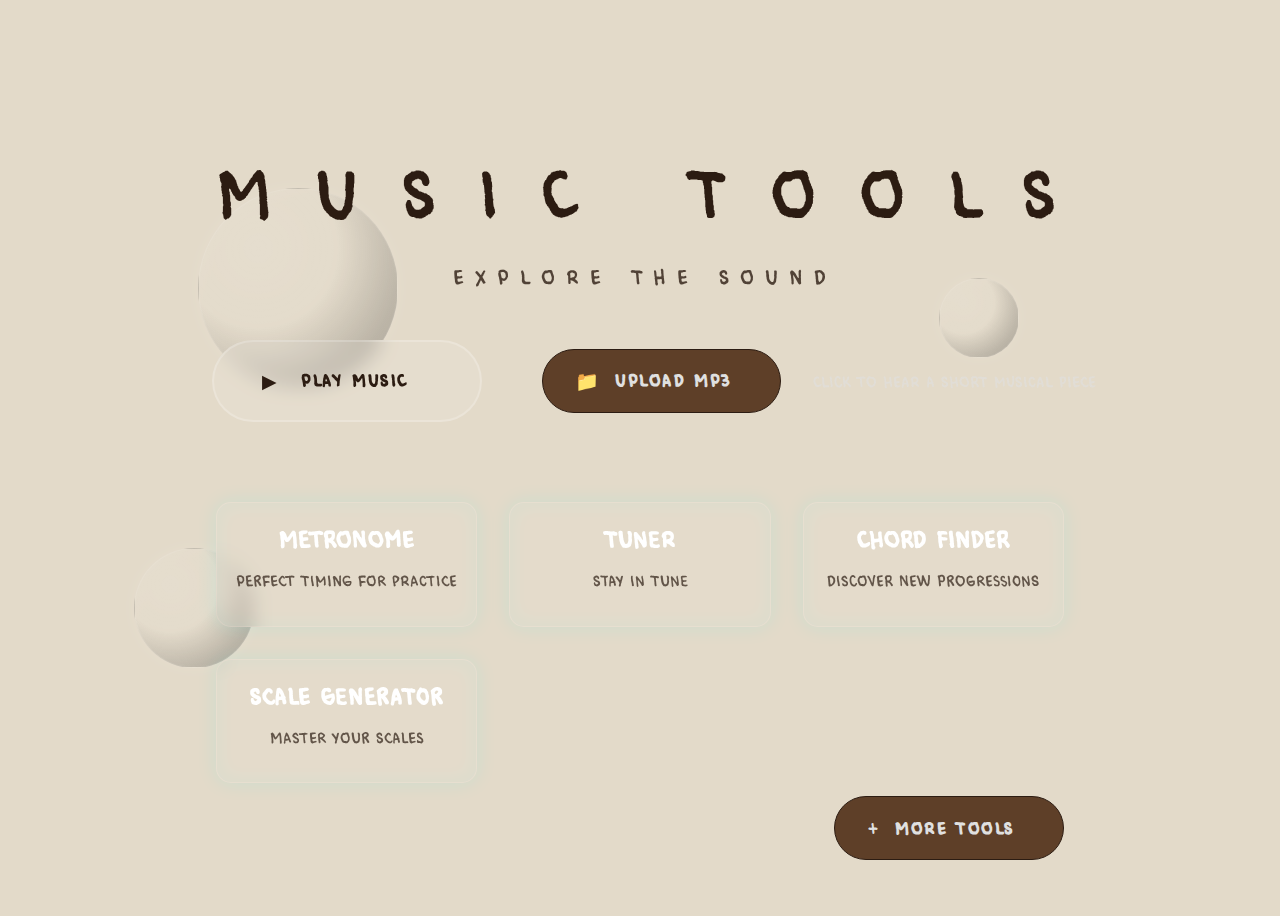
<file: index.html>
<!DOCTYPE html>
<html lang="en">
<head>
    <meta charset="UTF-8">
    <meta name="viewport" content="width=device-width, initial-scale=1.0">
    <title>Music Tools Library</title>
    <link rel="stylesheet" href="styles.css">
    <link href="https://fonts.googleapis.com/css2?family=Inter:wght@300;400;600;700&display=swap" rel="stylesheet">
</head>
<body>
    <!-- 粒子系统容器 - 用于显示动态粒子背景 -->
    <div id="particles-container"></div>
    
    <!-- 音频可视化容器 - 用于显示频谱和波形 -->
    <div id="audio-visualizer">
        <canvas id="spectrum-canvas"></canvas>
        <canvas id="waveform-canvas"></canvas>
    </div>
    
    <!-- 液体效果容器 - 用于流体动画 -->
    <div id="liquid-container"></div>
    
    <!-- 全息投影效果容器 -->
    <div id="hologram-overlay"></div>
    
    <div class="container">
        <!-- 3D Bubble Elements -->
        <div class="bubble bubble-1"></div>
        <div class="bubble bubble-2"></div>
        <div class="bubble bubble-3"></div>
        
        <!-- Main Content -->
        <div class="content">
            <!-- 霓虹灯发光效果标题 -->
            <h1 class="main-title wave-text neon-text">
                <span class="char">M</span>
                <span class="char">U</span>
                <span class="char">S</span>
                <span class="char">I</span>
                <span class="char">C</span>
                <span class="char">&nbsp;</span>
                <span class="char">T</span>
                <span class="char">O</span>
                <span class="char">O</span>
                <span class="char">L</span>
                <span class="char">S</span>
            </h1>
            
            <p class="subtitle wave-text neon-text">
                <span class="char">E</span>
                <span class="char">X</span>
                <span class="char">P</span>
                <span class="char">L</span>
                <span class="char">O</span>
                <span class="char">R</span>
                <span class="char">E</span>
                <span class="char">&nbsp;</span>
                <span class="char">T</span>
                <span class="char">H</span>
                <span class="char">E</span>
                <span class="char">&nbsp;</span>
                <span class="char">S</span>
                <span class="char">O</span>
                <span class="char">U</span>
                <span class="char">N</span>
                <span class="char">D</span>
            </p>
            
            <div class="play-section">
                <div class="audio-controls">
                    <!-- 播放按钮 -->
                    <button class="play-button hologram-button" id="playButton">
                        <div class="play-icon">▶</div>
                        <div class="pause-icon">||</div>
                        <span class="play-text">PLAY MUSIC</span>
                        <span class="stop-text">STOP MUSIC</span>
                        <div class="laser-beam"></div>
                    </button>
                    
                    <!-- 上传按钮 -->
                    <div class="upload-button-container">
                        <button class="upload-button hologram-button" onclick="document.getElementById('audioFile').click()">
                            <div class="upload-icon">📁</div>
                            <span class="play-text">Upload MP3</span>
                            <div class="laser-beam"></div>
                        </button>
                        <input type="file" id="audioFile" accept="audio/mp3" style="display: none">
                    </div>
                    
                    <!-- 状态信息 -->
                    <p class="sample-info">Click to hear a short musical piece</p>
                </div>
            </div>
            
            <!-- 3D 变换工具卡片 -->
            <div class="tools-grid">
                <div class="tool-card wave-text hologram-card" data-tilt id="keyboard-card">
                    <div class="card-content">
                        <h3>Metronome</h3>
                        <p>Perfect timing for practice</p>
                        <div class="hologram-scan-line"></div>
                    </div>
                </div>
                <div class="tool-card wave-text hologram-card" data-tilt id="tuner-card">
                    <div class="card-content">
                        <h3>Tuner</h3>
                        <p>Stay in tune</p>
                        <div class="hologram-scan-line"></div>
                    </div>
                </div>
                <div class="tool-card wave-text hologram-card" data-tilt id="chordfinder-card">
                    <div class="card-content">
                        <h3>Chord Finder</h3>
                        <p>Discover new progressions</p>
                        <div class="hologram-scan-line"></div>
                    </div>
                </div>
                <div class="tool-card wave-text hologram-card" data-tilt id="scalegenerator-card">
                    <div class="card-content">
                        <h3>Scale Generator</h3>
                        <p>Master your scales</p>
                        <div class="hologram-scan-line"></div>
                    </div>
                </div>
            </div>
            <!-- 添加更多工具按钮 -->
            <div class="more-tools-button">
                <a href="more.html" class="hologram-button">
                    <div class="play-icon">+</div>
                    <span class="play-text">More Tools</span>
                    <div class="laser-beam"></div>
                </a>
            </div>
        </div>
    </div>
    
    <script src="script.js"></script>
</body>
</html>
</file>
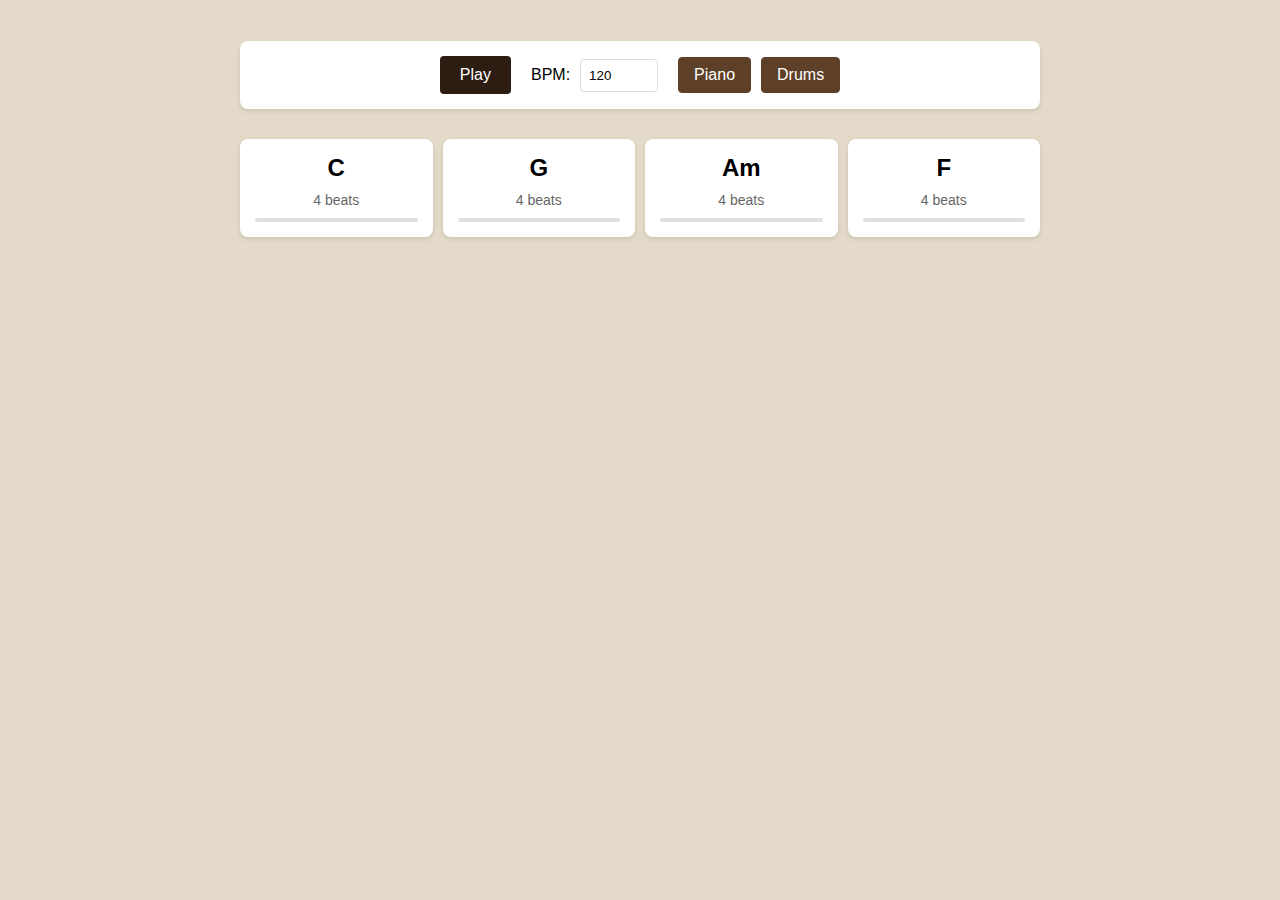
<file: player/chordPlayer/index.html>
<!DOCTYPE html>
<html lang="en">
<head>
    <meta charset="UTF-8">
    <meta name="viewport" content="width=device-width, initial-scale=1.0">
    <title>Chord Player</title>
    <link rel="stylesheet" href="style.css">
    <style></style>
</head>
<body>
    <h1></h1>
    
    <div class="controls">
        <div class="control-group">
            <button id="playButton">Play</button>
        </div>
        <div class="control-group bpm-control">
            <label for="bpm">BPM:</label>
            <input type="number" id="bpm" min="40" max="200" value="120">
        </div>
        <div class="control-group">
            <button id="pianoToggle" class="toggle-btn active">Piano</button>
            <button id="drumsToggle" class="toggle-btn active">Drums</button>
        </div>
    </div>
    
    <div class="chord-grid" id="chordGrid">
    </div>
    
    <div class="modal" id="chordModal">
        <div class="modal-content">
            <span class="close-modal">&times;</span>
            <h3>Select a Chord</h3>
            <div class="chord-options" id="chordOptions">
            </div>
        </div>
    </div>
    
    <script src="script.js"></script>
</body>
</html>
</file>
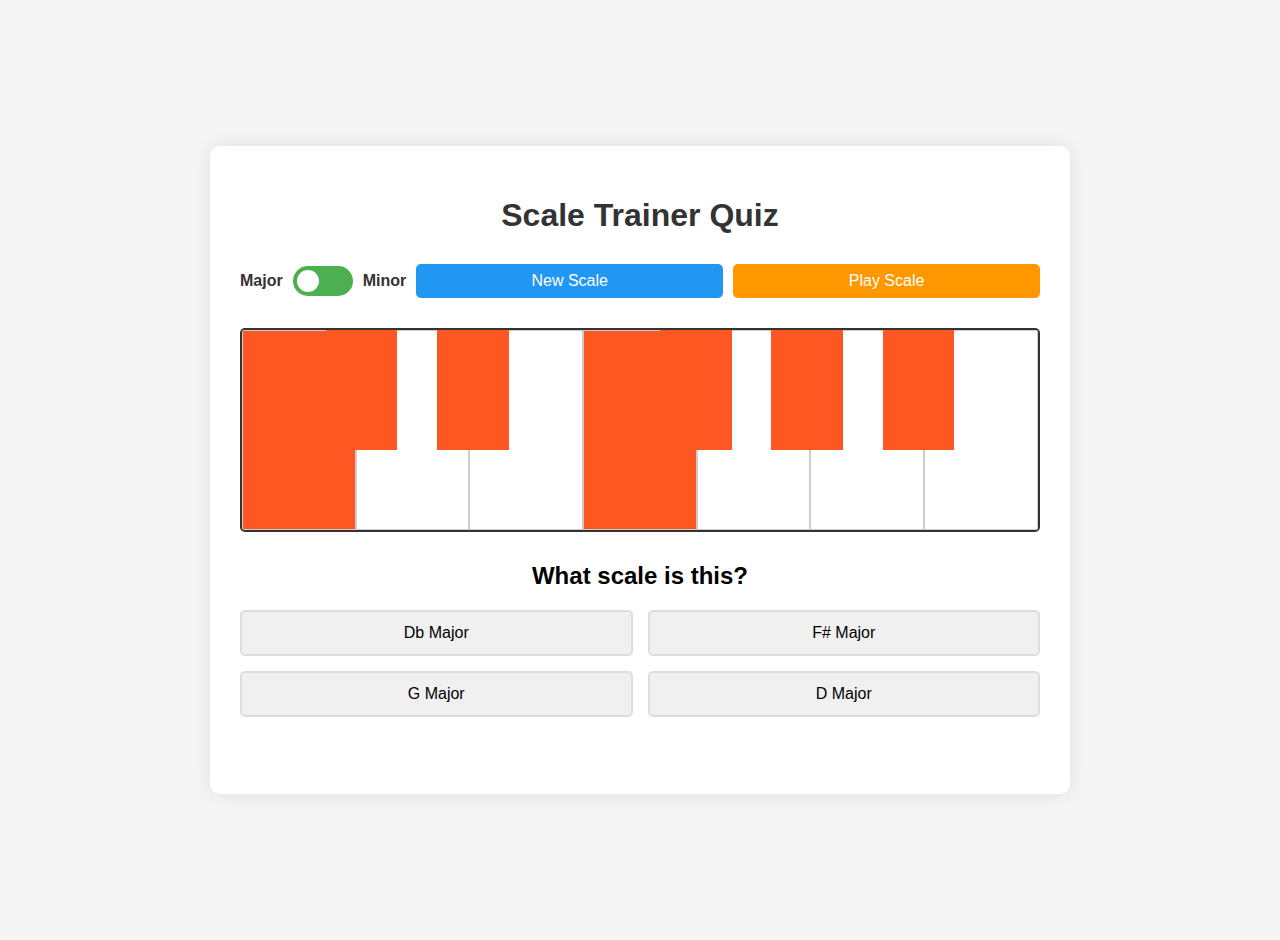
<file: trainer/scaleTrainer/index.html>
<!DOCTYPE html>
<html lang="en">
<head>
    <meta charset="UTF-8">
    <meta name="viewport" content="width=device-width, initial-scale=1.0">
    <title>Scale Trainer Quiz</title>
    <style>
        body {
            font-family: 'Arial', sans-serif;
            background-color: #f5f5f5;
            margin: 0;
            padding: 20px;
            display: flex;
            justify-content: center;
            align-items: center;
            min-height: 100vh;
        }

        .app-container {
            background-color: white;
            border-radius: 10px;
            box-shadow: 0 0 20px rgba(0, 0, 0, 0.1);
            padding: 30px;
            max-width: 800px;
            width: 100%;
        }

        h1 {
            color: #333;
            text-align: center;
            margin-bottom: 30px;
        }

        .controls {
            display: flex;
            justify-content: space-between;
            margin-bottom: 20px;
            flex-wrap: wrap;
            gap: 10px;
        }

        .controls button {
            padding: 8px 15px;
            border: none;
            border-radius: 5px;
            cursor: pointer;
            font-size: 16px;
            flex: 1;
            min-width: 120px;
        }

        #new-quiz-btn {
            background-color: #2196F3;
            color: white;
        }

        #play-scale-btn {
            background-color: #FF9800;
            color: white;
        }

        /* Toggle switch styles */
        .toggle-container {
            display: flex;
            align-items: center;
            gap: 10px;
        }

        .toggle-switch {
            position: relative;
            display: inline-block;
            width: 60px;
            height: 30px;
        }

        .toggle-switch input {
            opacity: 0;
            width: 0;
            height: 0;
        }

        .toggle-slider {
            position: absolute;
            cursor: pointer;
            top: 0;
            left: 0;
            right: 0;
            bottom: 0;
            background-color: #4CAF50;
            transition: .4s;
            border-radius: 34px;
        }

        .toggle-slider:before {
            position: absolute;
            content: "";
            height: 22px;
            width: 22px;
            left: 4px;
            bottom: 4px;
            background-color: white;
            transition: .4s;
            border-radius: 50%;
        }

        input:checked + .toggle-slider {
            background-color: #9C27B0;
        }

        input:checked + .toggle-slider:before {
            transform: translateX(30px);
        }

        .toggle-label {
            font-weight: bold;
            color: #333;
        }

        .piano-container {
            display: flex;
            position: relative;
            height: 200px;
            margin: 30px 0;
            border: 2px solid #333;
            border-radius: 5px;
            overflow: hidden;
            background-color: #f0f0f0;
        }

        .key {
            position: relative;
            box-sizing: border-box;
        }

        .white-key {
            background-color: white;
            width: 14.28%;
            height: 100%;
            border: 1px solid #ccc;
            z-index: 1;
        }

        .black-key {
            background-color: black;
            width: 9%;
            height: 60%;
            z-index: 2;
            position: absolute;
            top: 0;
        }

        .black-key[data-note="C#4"] { left: 10.5%; }
        .black-key[data-note="D#4"] { left: 24.5%; }
        .black-key[data-note="F#4"] { left: 52.5%; }
        .black-key[data-note="G#4"] { left: 66.5%; }
        .black-key[data-note="A#4"] { left: 80.5%; }

        .key.active {
            background-color: #FF5722;
        }

        .quiz-container {
            text-align: center;
        }

        .options-container {
            display: grid;
            grid-template-columns: repeat(2, 1fr);
            gap: 15px;
            margin: 20px 0;
        }

        .option-btn {
            padding: 12px;
            background-color: #f0f0f0;
            border: 2px solid #ddd;
            border-radius: 5px;
            cursor: pointer;
            font-size: 16px;
            transition: all 0.2s;
        }

        .option-btn:hover {
            background-color: #e0e0e0;
        }

        .option-btn.correct {
            background-color: #4CAF50;
            color: white;
            border-color: #4CAF50;
        }

        .option-btn.incorrect {
            background-color: #F44336;
            color: white;
            border-color: #F44336;
        }

        .feedback {
            margin-top: 20px;
            font-size: 18px;
            font-weight: bold;
            min-height: 27px;
        }

        .feedback.correct {
            color: #4CAF50;
        }

        .feedback.incorrect {
            color: #F44336;
        }
    </style>
</head>
<body>
    <div class="app-container">
        <h1>Scale Trainer Quiz</h1>
        
        <div class="controls">
            <div class="toggle-container">
                <span class="toggle-label">Major</span>
                <label class="toggle-switch">
                    <input type="checkbox" id="scale-type-toggle">
                    <span class="toggle-slider"></span>
                </label>
                <span class="toggle-label">Minor</span>
            </div>
            <button id="new-quiz-btn">New Scale</button>
            <button id="play-scale-btn">Play Scale</button>
        </div>
        
        <div class="piano-container">
            <!-- Piano keys will be generated by JavaScript -->
        </div>
        
        <div class="quiz-container">
            <h2>What scale is this?</h2>
            <div class="options-container">
                <!-- Options will be generated by JavaScript -->
            </div>
            <div id="feedback" class="feedback"></div>
        </div>
    </div>
    
    <script>
        document.addEventListener('DOMContentLoaded', function() {
            // Piano configuration
            const OCTAVE = 4;
            const WHITE_KEYS = ['C', 'D', 'E', 'F', 'G', 'A', 'B'];
            const BLACK_KEYS = ['C#', 'D#', 'F#', 'G#', 'A#'];
            const NOTE_DURATION = 0.3; // seconds
            
            // Audio context setup
            let audioContext;
            try {
                audioContext = new (window.AudioContext || window.webkitAudioContext)();
            } catch (e) {
                console.error("Web Audio API not supported");
            }
            
            let currentNotes = [];
            let isPlaying = false;
            
            // Scale definitions
            const MAJOR_SCALES = {
                'C Major': ['C', 'D', 'E', 'F', 'G', 'A', 'B'],
                'G Major': ['G', 'A', 'B', 'C', 'D', 'E', 'F#'],
                'D Major': ['D', 'E', 'F#', 'G', 'A', 'B', 'C#'],
                'A Major': ['A', 'B', 'C#', 'D', 'E', 'F#', 'G#'],
                'E Major': ['E', 'F#', 'G#', 'A', 'B', 'C#', 'D#'],
                'B Major': ['B', 'C#', 'D#', 'E', 'F#', 'G#', 'A#'],
                'F# Major': ['F#', 'G#', 'A#', 'B', 'C#', 'D#', 'E#'],
                'F Major': ['F', 'G', 'A', 'Bb', 'C', 'D', 'E'],
                'Bb Major': ['Bb', 'C', 'D', 'Eb', 'F', 'G', 'A'],
                'Eb Major': ['Eb', 'F', 'G', 'Ab', 'Bb', 'C', 'D'],
                'Ab Major': ['Ab', 'Bb', 'C', 'Db', 'Eb', 'F', 'G'],
                'Db Major': ['Db', 'Eb', 'F', 'Gb', 'Ab', 'Bb', 'C']
            };
            
            const NATURAL_MINOR_SCALES = {
                'A Minor': ['A', 'B', 'C', 'D', 'E', 'F', 'G'],
                'E Minor': ['E', 'F#', 'G', 'A', 'B', 'C', 'D'],
                'B Minor': ['B', 'C#', 'D', 'E', 'F#', 'G', 'A'],
                'F# Minor': ['F#', 'G#', 'A', 'B', 'C#', 'D', 'E'],
                'C# Minor': ['C#', 'D#', 'E', 'F#', 'G#', 'A', 'B'],
                'G# Minor': ['G#', 'A#', 'B', 'C#', 'D#', 'E', 'F#'],
                'D# Minor': ['D#', 'E#', 'F#', 'G#', 'A#', 'B', 'C#'],
                'D Minor': ['D', 'E', 'F', 'G', 'A', 'Bb', 'C'],
                'G Minor': ['G', 'A', 'Bb', 'C', 'D', 'Eb', 'F'],
                'C Minor': ['C', 'D', 'Eb', 'F', 'G', 'Ab', 'Bb'],
                'F Minor': ['F', 'G', 'Ab', 'Bb', 'C', 'Db', 'Eb'],
                'Bb Minor': ['Bb', 'C', 'Db', 'Eb', 'F', 'Gb', 'Ab']
            };
            
            // DOM elements
            const pianoContainer = document.querySelector('.piano-container');
            const optionsContainer = document.querySelector('.options-container');
            const feedbackElement = document.getElementById('feedback');
            const scaleTypeToggle = document.getElementById('scale-type-toggle');
            const newQuizBtn = document.getElementById('new-quiz-btn');
            const playScaleBtn = document.getElementById('play-scale-btn');
            const majorLabel = document.querySelector('.toggle-label:first-child');
            const minorLabel = document.querySelector('.toggle-label:last-child');
            
            // App state
            let currentScaleType = 'major';
            let currentScale = '';
            let currentScaleNotes = [];
            let pianoKeys = {};
            
            // Note frequencies
            const noteFrequencies = {
                'C4': 261.63, 'C#4': 277.18, 'D4': 293.66, 'D#4': 311.13,
                'E4': 329.63, 'F4': 349.23, 'F#4': 369.99, 'G4': 392.00,
                'G#4': 415.30, 'A4': 440.00, 'A#4': 466.16, 'B4': 493.88,
                'Bb4': 466.16, 'Eb4': 311.13, 'Ab4': 415.30, 'Db4': 277.18
            };
            
            // Initialize the piano
            function createPiano() {
                pianoContainer.innerHTML = '';
                pianoKeys = {};
                
                // Create white keys first
                WHITE_KEYS.forEach(note => {
                    const key = document.createElement('div');
                    key.className = 'key white-key';
                    key.dataset.note = note + OCTAVE;
                    pianoContainer.appendChild(key);
                    pianoKeys[note + OCTAVE] = key;
                });
                
                // Create black keys with proper positioning
                BLACK_KEYS.forEach(note => {
                    const key = document.createElement('div');
                    key.className = 'key black-key';
                    key.dataset.note = note + OCTAVE;
                    pianoContainer.appendChild(key);
                    pianoKeys[note + OCTAVE] = key;
                });
            }
            
            // Play a single note
            function playNote(noteName, duration, when = 0) {
                if (!audioContext) return null;
                
                const frequency = noteFrequencies[noteName];
                if (!frequency) return null;
                
                const oscillator = audioContext.createOscillator();
                const gainNode = audioContext.createGain();
                
                oscillator.type = 'sine';
                oscillator.frequency.value = frequency;
                oscillator.connect(gainNode);
                gainNode.connect(audioContext.destination);
                
                // Fade out to avoid clicks
                gainNode.gain.setValueAtTime(0.5, audioContext.currentTime + when);
                gainNode.gain.exponentialRampToValueAtTime(0.001, audioContext.currentTime + when + duration);
                
                oscillator.start(audioContext.currentTime + when);
                oscillator.stop(audioContext.currentTime + when + duration);
                
                return oscillator;
            }
            
            // Play the current scale from low to high
            function playScale() {
                if (isPlaying) return;
                isPlaying = true;
                playScaleBtn.disabled = true;
                
                // Stop any currently playing notes
                currentNotes.forEach(note => {
                    if (note) note.stop();
                });
                currentNotes = [];
                
                // Sort notes from low to high based on frequency
                const sortedNotes = [...currentScaleNotes].sort((a, b) => {
                    const aNote = convertToSharp(a) + OCTAVE;
                    const bNote = convertToSharp(b) + OCTAVE;
                    return noteFrequencies[aNote] - noteFrequencies[bNote];
                });

                // First remove any existing highlights
                highlightScale(currentScaleNotes);
                
                // Play each note with highlights disappearing when note plays
                sortedNotes.forEach((note, index) => {
                    const noteName = convertToSharp(note) + OCTAVE;
                    const startTime = index * NOTE_DURATION;
                    
                    // Remove highlight when note plays
                    setTimeout(() => {
                        pianoKeys[noteName].classList.remove('active');
                    }, startTime * 1000);
                    
                    // Play the note
                    const oscillator = playNote(noteName, NOTE_DURATION, startTime);
                    if (oscillator) {
                        currentNotes.push(oscillator);
                    }
                });
                
                // Restore all highlights after playback completes
                setTimeout(() => {
                    highlightScale(currentScaleNotes);
                    isPlaying = false;
                    playScaleBtn.disabled = false;
                }, sortedNotes.length * NOTE_DURATION * 1000);
            }
            
            // Convert flat notes to sharp equivalents
            function convertToSharp(note) {
                return note.replace(/([A-G]#?)(b?)/, (match, n, b) => {
                    if (b === 'b') {
                        if (n === 'B') return 'A#';
                        if (n === 'E') return 'D#';
                        if (n === 'A') return 'G#';
                        if (n === 'D') return 'C#';
                        if (n === 'G') return 'F#';
                        if (n === 'C') return 'B';
                        if (n === 'F') return 'E';
                    }
                    return n + b;
                });
            }
            
            // Highlight the notes of a scale on the piano
            function highlightScale(scaleNotes) {
                Object.values(pianoKeys).forEach(key => {
                    key.classList.remove('active');
                });
                
                scaleNotes.forEach(note => {
                    const fullNote = convertToSharp(note) + OCTAVE;
                    if (pianoKeys[fullNote]) {
                        pianoKeys[fullNote].classList.add('active');
                    }
                });
            }
            
            // Generate a new quiz question
            function generateQuiz() {
                feedbackElement.textContent = '';
                feedbackElement.className = 'feedback';
                optionsContainer.innerHTML = '';
                
                const scales = currentScaleType === 'major' ? MAJOR_SCALES : NATURAL_MINOR_SCALES;
                const scaleNames = Object.keys(scales);
                const randomIndex = Math.floor(Math.random() * scaleNames.length);
                currentScale = scaleNames[randomIndex];
                currentScaleNotes = scales[currentScale];
                
                // Highlight the scale notes
                highlightScale(currentScaleNotes);
                
                // Generate options
                const options = [currentScale];
                while (options.length < 4) {
                    const randomOption = scaleNames[Math.floor(Math.random() * scaleNames.length)];
                    if (!options.includes(randomOption)) {
                        options.push(randomOption);
                    }
                }
                
                options.sort(() => Math.random() - 0.5);
                
                options.forEach(option => {
                    const button = document.createElement('button');
                    button.className = 'option-btn';
                    button.textContent = option;
                    button.addEventListener('click', () => checkAnswer(option));
                    optionsContainer.appendChild(button);
                });
            }
            
            // Check if the selected answer is correct
            function checkAnswer(selectedScale) {
                const optionButtons = document.querySelectorAll('.option-btn');
                
                optionButtons.forEach(button => {
                    button.disabled = true;
                    if (button.textContent === currentScale) {
                        button.classList.add('correct');
                    } else if (button.textContent === selectedScale) {
                        button.classList.add('incorrect');
                    }
                });
                
                if (selectedScale === currentScale) {
                    feedbackElement.textContent = 'Correct! This is the ' + currentScale + ' scale.';
                    feedbackElement.className = 'feedback correct';
                } else {
                    feedbackElement.textContent = 'Incorrect. This is the ' + currentScale + ' scale.';
                    feedbackElement.className = 'feedback incorrect';
                }
            }
            
            // Toggle between major and minor scales
            function toggleScaleType() {
                currentScaleType = scaleTypeToggle.checked ? 'minor' : 'major';
                majorLabel.style.fontWeight = currentScaleType === 'major' ? 'bold' : 'normal';
                minorLabel.style.fontWeight = currentScaleType === 'minor' ? 'bold' : 'normal';
                generateQuiz();
            }
            
            // Event listeners
            scaleTypeToggle.addEventListener('change', toggleScaleType);
            newQuizBtn.addEventListener('click', generateQuiz);
            playScaleBtn.addEventListener('click', playScale);
            
            // Initialize the app
            createPiano();
            generateQuiz();
        });
    </script>
</body>
</html>
</file>
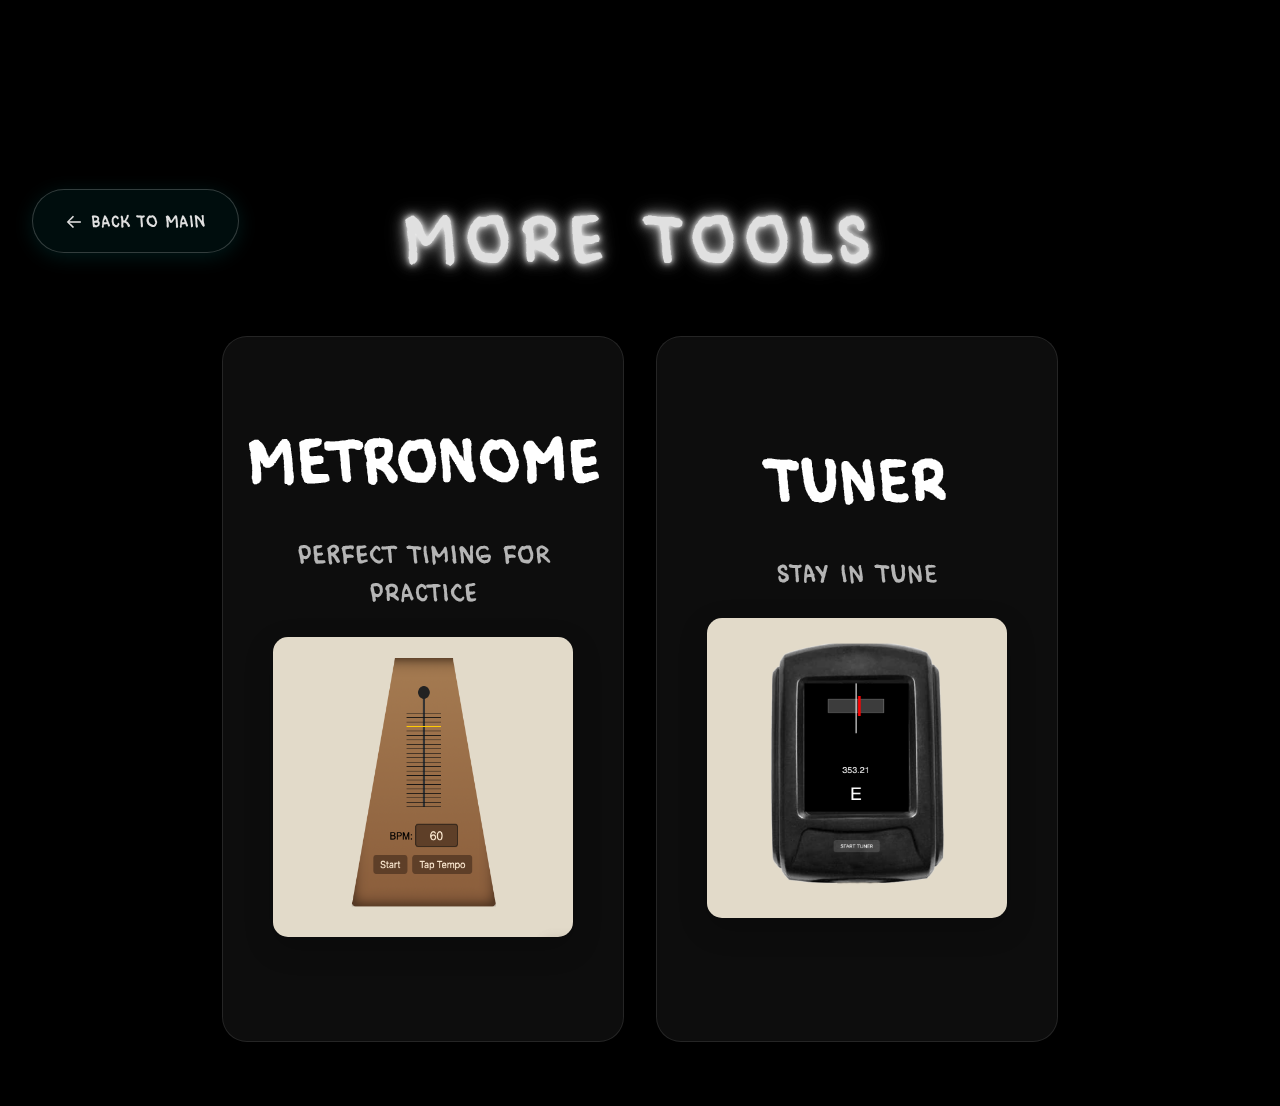
<file: more.html>
<!DOCTYPE html>
<html lang="en">
<head>
    <meta charset="UTF-8">
    <meta name="viewport" content="width=device-width, initial-scale=1.0">
    <title>Music Tools - More Tools</title>
    <link rel="stylesheet" href="stylesMore.css">
    <link href="https://fonts.googleapis.com/css2?family=Inter:wght@300;400;600;700&display=swap" rel="stylesheet">
</head>
<body>
    <!-- 粒子系统容器 -->
    <div id="particles-container"></div>
    
    <!-- 音频可视化容器 -->
    <div id="audio-visualizer">
        <canvas id="spectrum-canvas"></canvas>
        <canvas id="waveform-canvas"></canvas>
    </div>
    
    <!-- 液体效果容器 -->
    <div id="liquid-container"></div>
    
    <!-- 全息投影效果容器 -->
    <div id="hologram-overlay"></div>
    
    <div class="container">
        <!-- 返回按钮 -->
        <div class="back-button">
            <a href="index.html" class="hologram-button">
                <div class="back-icon">←</div>
                <span class="play-text">Back to Main</span>
            </a>
        </div>

        <!-- 更多工具卡片 -->
        <div class="content">
            <h1 class="main-title wave-text neon-text">More Tools</h1>
            
            <div class="tools-grid">
                <div class="tool-card wave-text hologram-card" data-tilt id="keyboard-card">
                    <div class="card-content">
                        <h3>Metronome</h3>
                        <p>Perfect timing for practice</p>
                        <img src="photos/metronomePic1.png" alt="Metronome Background" class="card-image">
                        <div class="hologram-scan-line"></div>
                    </div>
                </div>
                <div class="tool-card wave-text hologram-card" data-tilt id="tuner-card">
                    <div class="card-content">
                        <h3>Tuner</h3>
                        <p>Stay in tune</p>
                        <img src="photos/tunerPic1.png" alt="Metronome Background" class="card-image">
                        <div class="hologram-scan-line"></div>
                    </div>
                </div>
            </div>
        </div>
    </div>
    
    <script src="more.js"></script>
</body>
</html>
</file>
<file: styles.css>
* {
    margin: 10;
    padding: 0;
    box-sizing: border-box;
}

@font-face {
  font-family: 'Comico';
  src: url('font/Comico-Regular.otf') format('opentype');
  font-weight: 400;
  font-style: normal;
  font-display: swap;
}

body {
    font-family: 'Comico', Arial, sans-serif;
    background: #e3dac9; /*#5e3f28 #2c1c12*/
    color: #2c1c12;
    overflow-x: hidden;
    min-height: 100vh;
    position: relative;
}

#logo{
    width: 10px;
    height:10px;
}

.container {
    position: relative;
    min-height: 100vh;
    display: flex;
    align-items: center;
    justify-content: center;
    padding: 2rem;
}

/*
#particles-container {
    position: fixed;
    top: 0;
    left: 0;
    width: 100%;
    height: 100%;
    z-index: 1;
    pointer-events: none;
}

.particle {
    position: absolute;
    background: radial-gradient(circle, rgba(255, 255, 255, 0.8) 0%, rgba(255, 255, 255, 0.2) 50%, transparent 100%);
    border-radius: 50%;
    pointer-events: none;
    animation: particle-float 8s linear infinite;
}

@keyframes particle-float {
    0% {
        transform: translateY(100vh) scale(0);
        opacity: 0;
    }
    10% {
        opacity: 1;
    }
    90% {
        opacity: 1;
    }
    100% {
        transform: translateY(-100px) scale(1);
        opacity: 0;
    }
}
    */

/* ===== 音频可视化效果 ===== */
#audio-visualizer {
    position: fixed;
    top: 0;
    left: 0;
    width: 100%;
    height: 100%;
    z-index: 2;
    pointer-events: none;
    opacity: 0;
    transition: opacity 0.5s ease;
}

#audio-visualizer.active {
    opacity: 1;
}

#spectrum-canvas,
#waveform-canvas {
    position: absolute;
    top: 0;
    left: 0;
    width: 100%;
    height: 100%;
}

#liquid-container {
    position: fixed;
    top: 0;
    left: 0;
    width: 100%;
    height: 100%;
    z-index: 1;
    pointer-events: none;
}

.liquid-ripple {
    position: absolute;
    border-radius: 50%;
    background: radial-gradient(circle, rgba(200, 165, 70, 0.3) 0%, transparent 70%);
    animation: ripple-expand 1s ease-out forwards;
    pointer-events: none;
}

@keyframes ripple-expand {
    0% {
        transform: scale(0);
        opacity: 1;
    }
    100% {
        transform: scale(4);
        opacity: 0;
    }
}

/* 
#hologram-overlay {
    position: fixed;
    top: 0;
    left: 0;
    width: 100%;
    height: 100%;
    z-index: 3;
    pointer-events: none;
    background: 
        linear-gradient(90deg, transparent 0%, rgba(0, 255, 255, 0.1) 50%, transparent 100%);
    animation: hologram-scan 10s linear infinite;
}

@keyframes hologram-scan {
    0% {
        transform: translateY(-100%);
    }
    100% {
        transform: translateY(100vh);
    }
}
    */

/* 
.neon-text {
    text-shadow: 
        0 0 5px rgba(255, 255, 255, 0.8),
        0 0 10px rgba(255, 255, 255, 0.6),
        0 0 15px rgba(255, 255, 255, 0.4),
        0 0 20px rgba(0, 255, 255, 0.3),
        0 0 25px rgba(0, 255, 255, 0.2);
    animation: neon-pulse 2s ease-in-out infinite alternate;
}

@keyframes neon-pulse {
    0% {
        text-shadow: 
            0 0 5px rgba(255, 255, 255, 0.8),
            0 0 10px rgba(255, 255, 255, 0.6),
            0 0 15px rgba(255, 255, 255, 0.4),
            0 0 20px rgba(0, 255, 255, 0.3),
            0 0 25px rgba(0, 255, 255, 0.2);
    }
    100% {
        text-shadow: 
            0 0 10px rgba(255, 255, 255, 1),
            0 0 20px rgba(255, 255, 255, 0.8),
            0 0 30px rgba(255, 255, 255, 0.6),
            0 0 40px rgba(0, 255, 255, 0.5),
            0 0 50px rgba(0, 255, 255, 0.4);
    }
}
    */

/*
.laser-beam {
    position: absolute;
    top: 50%;
    left: -100%;
    width: 200%;
    height: 2px;
    background: linear-gradient(90deg, transparent, #00ffff, #ff00ff, #00ffff, transparent);
    transform: translateY(-50%);
    animation: laser-sweep 3s ease-in-out infinite;
    opacity: 0;
}

.hologram-button:hover .laser-beam {
    opacity: 1;
}

@keyframes laser-sweep {
    0%, 100% {
        transform: translateY(-50%) translateX(-100%);
    }
    50% {
        transform: translateY(-50%) translateX(0%);
    }
}
*/

/* ===== 3D 变换和视差效果 ===== */
.hologram-card {
    transform-style: preserve-3d;
    perspective: 1000px;
    transition: transform 0.3s ease;
}

.hologram-card:hover {
    transform: rotateX(10deg) rotateY(10deg) translateZ(20px);
}

.card-content {
    position: relative;
    z-index: 2;
}

/*
.hologram-scan-line {
    position: absolute;
    top: 0;
    left: 0;
    width: 100%;
    height: 2px;
    background: linear-gradient(90deg, transparent, #00ffff, transparent);
    animation: scan-line 2s linear infinite;
    opacity: 0;
}

.hologram-card:hover .hologram-scan-line {
    opacity: 1;
}

@keyframes scan-line {
    0% {
        transform: translateY(0);
    }
    100% {
        transform: translateY(100%);
    }
}
    */

/* ===== 全息滤镜效果 ===== */
.hologram-card {
    backdrop-filter: blur(10px);
    background: rgba(0, 255, 255, 0.05);
    border: 1px solid rgba(0, 255, 255, 0.2);
    box-shadow: 
        0 0 20px rgba(0, 255, 255, 0.1),
        inset 0 0 20px rgba(0, 255, 255, 0.05);
}

.hologram-card::before {
    content: '';
    position: absolute;
    top: 0;
    left: 0;
    right: 0;
    bottom: 0;
    background: linear-gradient(45deg, 
        transparent 0%, 
        rgba(0, 255, 255, 0.1) 25%, 
        transparent 50%, 
        rgba(255, 0, 255, 0.1) 75%, 
        transparent 100%);
    opacity: 0;
    transition: opacity 0.3s ease;
}

.hologram-card:hover::before {
    opacity: 1;
}

/* 3D Bubble Effects */
.bubble {
    position: absolute;
    border-radius: 50%;
    background: radial-gradient(circle at 30% 30%, 
        rgba(255, 255, 255, 0.1) 0%, 
        rgba(255, 255, 255, 0.05) 40%, 
        rgba(0, 0, 0, 0.3) 100%);
    backdrop-filter: blur(10px);
    border: 1px solid rgba(255, 255, 255, 0.1);
    box-shadow: 
        0 0 20px rgba(255, 255, 255, 0.1),
        inset 0 0 20px rgba(255, 255, 255, 0.05);
    animation: float 6s ease-in-out infinite;
    z-index: 1;
}

.bubble-1 {
    width: 200px;
    height: 200px;
    top: 20%;
    left: 15%;
    animation-delay: 0s;
}

.bubble-2 {
    width: 120px;
    height: 120px;
    top: 60%;
    left: 10%;
    animation-delay: 2s;
}

.bubble-3 {
    width: 80px;
    height: 80px;
    top: 30%;
    right: 20%;
    animation-delay: 4s;
}

@keyframes float {
    0%, 100% {
        transform: translateY(0px) rotate(0deg);
    }
    33% {
        transform: translateY(-20px) rotate(120deg);
    }
    66% {
        transform: translateY(10px) rotate(240deg);
    }
}

/* Content Styling */
.content {
    text-align: center;
    z-index: 10;
    position: relative;
    min-width: 800px;
}

.main-title {
    font-size: 4rem;
    font-weight: 300;
    margin-bottom: 1rem;
    letter-spacing: 0.1em;
    position: relative;
    z-index: 2;
}

.subtitle {
    font-size: 1.2rem;
    font-weight: 300;
    margin-bottom: 3rem;
    opacity: 0.8;
    letter-spacing: 0.05em;
}

/* Wave Text Animation */
.wave-text .char {
    display: inline-block;
    transition: transform 0.3s ease;
}

.wave-text.animate .char {
    animation: wave 0.6s ease-in-out;
}

@keyframes wave {
    0%, 100% {
        transform: translateY(0) scale(1);
    }
    50% {
        transform: translateY(-10px) scale(1.1);
    }
}

/* Play Button */
.play-section {
    margin: 3rem 0;
}

.play-button,
.play-button * {
  font-family: 'Comico', Arial, sans-serif;
}

.play-button {
    background: rgba(255, 255, 255, 0.1);
    border: 2px solid rgba(255, 255, 255, 0.2);
    border-radius: 50px;
    padding: 1.5rem 3rem;
    color: #2c1c12;
    font-size: 1.1rem;
    font-weight: 400;
    cursor: pointer;
    transition: all 0.3s ease;
    backdrop-filter: blur(10px);
    display: flex;
    align-items: center;
    gap: 1rem;
    margin: 0 auto;
    position: relative;
    overflow: hidden;
}

.play-button:hover {
    background: rgba(255, 255, 255, 0.2);
    border-color: rgba(255, 255, 255, 0.4);
    transform: translateY(-2px);
    box-shadow: 0 10px 30px rgba(0, 0, 0, 0.3);
}

.play-button:active {
    transform: translateY(0);
}

.play-icon {
    font-size: 1.5rem;
    transition: transform 0.3s ease;
}

.play-button:hover .play-icon {
    transform: scale(1.2);
}

.play-text {
    font-weight: 600;
    letter-spacing: 0.1em;
}

.sample-info {
    margin-top: 1rem;
    font-size: 0.9rem;
    opacity: 0.6;
}

/* Tools Grid */
.tools-grid {
    display: grid;
    grid-template-columns: repeat(3, 1fr) !important; /* exactly 3 columns */
    /*grid-template-columns: repeat(auto-fit, minmax(280px, 1fr));*/
    gap: 1rem;
    margin-top: 4rem;
    margin: 0 auto;
    width: 100%;
}

.tool-card {
    width: 100%;
    max-width: none;
    background: rgba(255, 255, 255, 0.05);
    border: 1px solid rgba(255, 255, 255, 0.1);
    border-radius: 15px;
    padding: 1.2rem;
    backdrop-filter: blur(10px);
    transition: all 0.3s ease;
    cursor: pointer;
    position: relative;
    overflow: hidden;
}

.tool-card::before {
    content: '';
    position: absolute;
    top: 0;
    left: -100%;
    width: 100%;
    height: 100%;
    background: linear-gradient(90deg, transparent, rgba(255, 255, 255, 0.1), transparent);
    transition: left 0.5s ease;
}

.tool-card:hover::before {
    left: 100%;
}

.tool-card:hover {
    background: rgba(255, 255, 255, 0.1);
    border-color: rgba(255, 255, 255, 0.3);
    transform: translateY(-5px);
    box-shadow: 0 15px 40px rgba(0, 0, 0, 0.3);
}

.tool-card h3 {
    font-size: 1.35rem;
    font-weight: 600;
    margin-bottom: 1rem;
    color: #ffffff;
    word-wrap: break-word;
    width: 100%;
    margin: 0 auto;
}


.tool-card p {
    font-size: 0.9rem;
    opacity: 0.7;
    line-height: 1.5;
}


/* Responsive Design */
@media (max-width: 768px) {
    .main-title {
        font-size: 2.5rem;
    }
    
    .subtitle {
        font-size: 1rem;
    }
    
    .play-button {
        padding: 1rem 2rem;
        font-size: 1rem;
    }
    
    .tools-grid {
        grid-template-columns: 1fr;
        gap: 1.5rem;
    }
    
    .bubble {
        display: none;
    }
}

/* Bubble Interaction with Text */
.bubble:hover {
    animation-play-state: paused;
    transform: scale(1.1);
}

/* Audio Visualizer Effect */
.audio-playing {
    animation: pulse 0.5s ease-in-out;
}

@keyframes pulse {
    0%, 100% {
        transform: scale(1);
    }
    50% {
        transform: scale(1.05);
    }
}

/* Glow Effect for Interactive Elements */
.play-button:hover,
.tool-card:hover {
    box-shadow: 
        0 0 20px rgba(255, 255, 255, 0.1),
        0 0 40px rgba(255, 255, 255, 0.05);
}

/* ===== 更多工具页面样式 ===== */
.tools-grid {
    display: grid;
    grid-template-columns: repeat(4, 1fr);
    gap: 2rem;
    padding: 2rem;
    width: 100%;
    max-width: 1500px;
    margin: 0 auto;
}

.back-button {
    position: absolute;
    top: 2rem;
    left: 2rem;
    z-index: 10;
}

.back-button a {
    display: flex;
    align-items: center;
    gap: 0.5rem;
    padding: 1rem 2rem;
    border-radius: 50px;
    text-decoration: none;
    color: #e0e0e0;
    backdrop-filter: blur(10px);
    background: rgba(0, 255, 255, 0.05);
    border: 1px solid rgba(0, 255, 255, 0.2);
    box-shadow: 0 4px 20px rgba(0, 255, 255, 0.1);
    transition: all 0.3s ease;
}

.back-button a:hover {
    background: rgba(0, 255, 255, 0.1);
    border-color: rgba(255, 255, 255, 0.3);
    box-shadow: 0 4px 20px rgba(0, 255, 255, 0.2);
}

.back-icon {
    font-size: 1.2rem;
}

@media (max-width: 1200px) {
    .tools-grid {
        grid-template-columns: repeat(3, 1fr);
    }
}

@media (max-width: 768px) {
    .tools-grid {
        grid-template-columns: repeat(2, 1fr);
    }
}

@media (max-width: 480px) {
    .tools-grid {
        grid-template-columns: 1fr;
    }
}

.tool-modal {
    display: none;
    position: fixed;
    top: 0;
    left: 0;
    width: 100%;
    min-height: 500px;
    background-color: rgba(0, 0, 0, 0.9);
    z-index: 1000;
    overflow-y: auto;
    padding: 20px;
    box-sizing: border-box;
}

.tool-modal-content {
    background: rgba(30, 30, 30, 0.95);
    margin: 20px auto;
    padding: 24px;
    border-radius: 16px;
    max-width: 1200px;
    width: 95%;
    min-height: 500px;
    max-height: none;
    display: flex;
    flex-direction: column;
    box-shadow: 0 10px 50px rgba(0, 0, 0, 0.5);
    border: 1px solid rgba(255, 255, 255, 0.1);
}

.tool-mini {
    flex: 1;
    min-height: 500px;/*change tool iframe size*/
    display: flex;
    flex-direction: column;
    height: 100%;
}

.tool-mini iframe {
    width: 100%;
    border: none;
    border-radius: 8px;
    background: #000; 
    height: auto;
}

.tool-modal-header {
    padding: 2rem;
    border-bottom: 1px solid rgba(0, 255, 255, 0.1);
    display: flex;
    justify-content: space-between;
    align-items: center;
}

.tool-modal-title {
    color: #e0e0e0;
    font-size: 2rem;
    font-weight: 600;
}

.close-modal {
    cursor: pointer;
    color: #e0e0e0;
    font-size: 1.5rem;
    transition: color 0.3s ease;
}

.close-modal:hover {
    color: #ffffff;
}

.tool-modal-body {
    overflow: visible;
    flex: 0 0 auto;
    min-height: 500px;
}

.tool-modal-body iframe {
    flex: 1;
    width: 100%;
    height: 100%;
    border: none;
    border-radius: 8px;
}

.tool-description {
    color: #e0e0e0;
    margin-bottom: 2rem;
    line-height: 1.6;
}

.tool-links {
    display: flex;
    gap: 1rem;
    flex-wrap: wrap;
}

.tool-link {
    padding: 0.8rem 1.5rem;
    border-radius: 50px;
    text-decoration: none;
    color: #e0e0e0;
    background: rgba(255, 255, 255, 0.05);
    border: 1px solid rgba(255, 255, 255, 0.2);
    transition: all 0.3s ease;
}

.tool-link:hover {
    background: rgba(0, 255, 255, 0.1);
    border-color: rgba(255, 255, 255, 0.3);
}

.more-tools-button {
    position: absolute;
    bottom: -5vh; 
    right: 2rem;
    z-index: 10;
}

.more-tools-button a {
    display: flex;
    align-items: center;
    gap: 0.5rem;
    padding: 1rem 2rem;
    border-radius: 50px;
    text-decoration: none;
    color: #e0e0e0;
    backdrop-filter: blur(10px);
    background: #5e3f28;
    border: 1px solid #2c1c12;
    transition: all 0.3s ease;
}

.more-tools-button a:hover {
    background: rgba(0, 255, 255, 0.1);
    border-color: rgba(255, 255, 255, 0.3);
    box-shadow: 0 4px 20px rgba(255, 255, 255, 0.2);
}

.play-icon {
    font-size: 1.2rem;
}

.audio-controls {
    display: flex;
    align-items: center;
    gap: 2rem;
    margin-bottom: 2rem;
}

.upload-button-container {
    position: relative;
}

.upload-button,
.upload-button * {
  font-family: 'Comico', Arial, sans-serif;
}

.upload-button {
    display: flex;
    align-items: center;
    gap: 0.5rem;
    padding: 1rem 2rem;
    border-radius: 50px;
    text-decoration: none;
    color: #e0e0e0;
    backdrop-filter: blur(10px);
    background: #5e3f28;
    border: 1px solid #2c1c12;
    transition: all 0.3s ease;
    cursor: pointer;
}

.upload-button:hover {
    background: #5e3f28;
    border-color: #5e3f28;
    box-shadow: 0 4px 20px #5e3f28;
}

.upload-icon {
    font-size: 1.2rem;
}

.sample-info {
    color: #e0e0e0;
    margin-top: 1rem;
    text-align: center;
}

.audio-controls {
    display: flex;
    align-items: center;
    gap: 2rem;
    margin-bottom: 2rem;
}

.play-icon, .pause-icon {
    font-size: 1.2rem;
    display: inline-block;
}

.play-text, .stop-text {
    font-size: 1rem;
    margin: 0 0.5rem;
}

.play-icon, .play-text {
    display: inline;
}

.pause-icon, .stop-text {
    display: none;
}

.play-button.audio-playing .play-icon,
.play-button.audio-playing .play-text {
    display: none;
}

.play-button.audio-playing .pause-icon,
.play-button.audio-playing .stop-text {
    display: inline;
}

.upload-button-container {
    position: relative;
}


.tool-modal {
    overflow-y: auto;
}


/* ===== 卡片内图片样式 ===== */
.card-image {
    width: 100%;
    min-height: 150px;
    max-height: 150px;
    min-width: 150px;
    max-width: 350px;
    border-radius: 15px;
    margin: 1.5rem auto;
    display: block;
    box-shadow: 0 10px 30px rgba(0, 0, 0, 0.2);
    transition: transform 0.3s ease, box-shadow 0.3s ease;
}

.card-image:hover {
    transform: scale(1.05);
    box-shadow: 0 15px 40px rgba(0, 0, 0, 0.3);
}

@media (max-width: 1200px) {
    .card-image {
        max-width: 280px;
        margin: 1.2rem auto;
    }
}

@media (max-width: 768px) {
    .card-image {
        max-width: 250px;
        margin: 1rem auto;
        border-radius: 12px;
    }
}

@media (max-width: 480px) {
    .card-image {
        max-width: 200px;
        margin: 0.8rem auto;
        border-radius: 10px;
    }
}
</file>
<file: player/chordPlayer/style.css>
body {
            font-family: Arial, sans-serif;
            max-width: 800px;
            margin: 0 auto;
            padding: 20px;
            background-color: #e3dac9;
        }
        
        h1 {
            text-align: center;
            color: #2c1c12;
        }
        
        .controls {
            display: flex;
            flex-wrap: wrap;
            justify-content: center;
            gap: 20px;
            margin-bottom: 30px;
            background-color: #fff;
            padding: 15px;
            border-radius: 8px;
            box-shadow: 0 2px 5px rgba(0,0,0,0.1);
        }
        
        .control-group {
            display: flex;
            align-items: center;
            gap: 10px;
        }
        
        button {
            padding: 10px 20px;
            font-size: 16px;
            background-color: #2c1c12; /*#5e3f28 #2c1c12*/
            color: white;
            border: none;
            border-radius: 4px;
            cursor: pointer;
            transition: background-color 0.3s;
        }
        
        button:hover {
            background-color: #5e3f28;
        }
        
        button:disabled {
            background-color: #cccccc;
            cursor: not-allowed;
        }
        
        .toggle-btn {
            padding: 8px 15px;
            background-color: #f0f0f0;
            color: #333;
            border: 1px solid #ddd;
        }
        
        .toggle-btn.active {
            background-color: #5e3f28;
            color: white;
            border-color: #5e3f28;
        }
        
        .bpm-control {
            display: flex;
            align-items: center;
            gap: 10px;
        }
        
        input[type="number"] {
            width: 60px;
            padding: 8px;
            border: 1px solid #ddd;
            border-radius: 4px;
        }
        
        .chord-grid {
            display: grid;
            grid-template-columns: repeat(4, 1fr);
            gap: 10px;
        }
        
        .chord-block {
            background-color: #fff;
            border-radius: 8px;
            padding: 15px;
            text-align: center;
            box-shadow: 0 2px 5px rgba(0,0,0,0.1);
            cursor: pointer;
            transition: all 0.2s;
        }
        
        .chord-block:hover {
            transform: translateY(-3px);
            box-shadow: 0 4px 8px rgba(0,0,0,0.15);
        }
        
        .chord-block.active {
            background-color: #5e3f28;
            color: white;
        }
        
        .chord-name {
            font-size: 24px;
            font-weight: bold;
            margin-bottom: 10px;
        }
        
        .beats {
            font-size: 14px;
            color: #666;
        }
        
        .chord-block.active .beats {
            color: #e0e0e0;
        }
        
        .current-beat {
            margin-top: 10px;
            height: 4px;
            background-color: #e0e0e0;
            border-radius: 2px;
            overflow: hidden;
        }
        
        .current-beat-indicator {
            height: 100%;
            width: 0%;
            background-color: #2c1c12;
            transition: width 0.1s;
        }
        
        .modal {
            display: none;
            position: fixed;
            top: 0;
            left: 0;
            width: 100%;
            height: 100%;
            background-color: rgba(0,0,0,0.5);
            z-index: 100;
            justify-content: center;
            align-items: center;
        }
        
        .modal-content {
            background-color: white;
            padding: 20px;
            border-radius: 8px;
            width: 300px;
        }
        
        .chord-options {
            display: grid;
            grid-template-columns: repeat(3, 1fr);
            gap: 10px;
            margin-top: 15px;
        }
        
        .chord-option {
            padding: 10px;
            border: 1px solid #ddd;
            border-radius: 4px;
            text-align: center;
            cursor: pointer;
        }
        
        .chord-option:hover {
            background-color: #f0f0f0;
        }
        
        .close-modal {
            float: right;
            cursor: pointer;
            font-size: 20px;
        }
</file>
<file: stylesMore.css>
* {
    margin: 0;
    padding: 0;
    box-sizing: border-box;
}

@font-face {
  font-family: 'Comico';
  src: url('font/Comico-Regular.otf') format('opentype');
  font-weight: 400;
  font-style: normal;
  font-display: swap;
}

body {
    font-family: "Comico", 'Inter', sans-serif;
    background: #000000;
    color: #e0e0e0;
    overflow-x: hidden;
    min-height: 100vh;
    position: relative;
}

.container {
    position: relative;
    min-height: 100vh;
    display: flex;
    align-items: center;
    justify-content: center;
    padding: 2rem;
}

/*neon pulsing text*/
.neon-text {
    text-shadow: 
        0 0 5px rgba(255, 255, 255, 0.8),
        0 0 10px rgba(255, 255, 255, 0.6),
        0 0 15px rgba(255, 255, 255, 0.4),
        0 0 20px rgba(255, 255, 255, 0.3),
        0 0 25px rgba(255, 255, 255, 0.2);
    animation: neon-pulse 2s ease-in-out infinite alternate;
}

@keyframes neon-pulse {
    0% {
        text-shadow: 
            0 0 5px rgba(255, 255, 255, 0.8),
            0 0 10px rgba(255, 255, 255, 0.6),
            0 0 15px rgba(255, 255, 255, 0.4),
            0 0 20px rgba(255, 255, 255, 0.3),
            0 0 25px rgba(255, 255, 255, 0.2);
    }
    100% {
        text-shadow: 
            0 0 10px rgba(255, 255, 255, 1),
            0 0 20px rgba(255, 255, 255, 0.8),
            0 0 30px rgba(255, 255, 255, 0.6),
            0 0 40px rgba(255, 255, 255, 0.5),
            0 0 50px rgba(255, 255, 255, 0.4);
    }
}

/* Content Styling */
.content {
    text-align: center;
    z-index: 10;
    position: relative;
    width: 900px;

}

.main-title {
    font-size: 4rem;
    font-weight: 300;
    margin-bottom: 1rem;
    letter-spacing: 0.1em;
    position: relative;
    z-index: 2;
}

.subtitle {
    font-size: 1.2rem;
    font-weight: 300;
    margin-bottom: 3rem;
    opacity: 0.8;
    letter-spacing: 0.05em;
}

/* Tools Grid */
.tools-grid {
    display: grid;
    grid-template-columns: repeat(2, 1fr) !important; /* exactly 2 columns for gallery style */
    gap: 4rem;
    margin-top: 4rem;
    margin: 0 auto;
    width: 100%;
    max-width: 500px;
}
.tools-grid {
    display: grid;
    grid-template-columns: repeat(4, 1fr);
    gap: 2rem;
    padding: 2rem;
    width: 100%;
    max-width: 1500px;
    margin: 0 auto;
}

.tool-card {
    width: 100%;
    max-width: none;
    background: rgba(255, 255, 255, 0.05);
    border: 1px solid rgba(255, 255, 255, 0.1);
    border-radius: 25px;
    padding: 5rem;
    backdrop-filter: blur(10px);
    transition: all 0.3s ease;
    cursor: pointer;
    position: relative;
    overflow: hidden;
    min-height: 500px;
    display: flex;
    flex-direction: column;
    justify-content: center;
    align-items: center;
    text-align: center;
}

.tool-card::before {
    content: '';
    position: absolute;
    top: 0;
    left: -100%;
    width: 100%;
    height: 100%;
    background: linear-gradient(90deg, transparent, rgba(255, 255, 255, 0.1), transparent);
    transition: left 0.5s ease;
}

.tool-card:hover::before {
    left: 100%;
}

.tool-card:hover {
    background: rgba(255, 255, 255, 0.1);
    border-color: rgba(255, 255, 255, 0.3);
    transform: translateY(-5px);
    box-shadow: 0 15px 40px rgba(0, 0, 0, 0.3);
}

.tool-card h3 {
    font-size: 3.5rem;
    font-weight: 600;
    margin-bottom: 2rem;
    color: #ffffff;
    word-wrap: break-word;
    width: 100%;
    margin: 0 auto 2rem auto;
}

.tool-card p {
    font-size: 1.5rem;
    opacity: 0.8;
    line-height: 1.6;
    max-width: 400px;
}


/* Responsive Design */
@media (max-width: 768px) {
    .main-title {
        font-size: 2.5rem;
    }
    
    .subtitle {
        font-size: 1rem;
    }

    
    .tools-grid {
        grid-template-columns: 1fr;
        gap: 3rem;
        padding: 1rem;
    }
    
    .tool-card {
        padding: 3rem;
        min-height: 400px;
    }
    
    .tool-card h3 {
        font-size: 2.5rem;
    }
    
    .tool-card p {
        font-size: 1.2rem;
    }

}

.back-button {
    position: absolute;
    top: 2rem;
    left: 2rem;
    z-index: 10;
}

.back-button a {
    display: flex;
    align-items: center;
    gap: 0.5rem;
    padding: 1rem 2rem;
    border-radius: 50px;
    text-decoration: none;
    color: #e0e0e0;
    backdrop-filter: blur(10px);
    background: rgba(0, 255, 255, 0.05);
    border: 1px solid rgba(255, 255, 255, 0.2);
    box-shadow: 0 4px 20px rgba(0, 255, 255, 0.1);
    transition: all 0.3s ease;
}

.back-button a:hover {
    background: rgba(255, 255, 255, 0.1);
    border-color: rgba(255, 255, 255, 0.3);
    box-shadow: 0 4px 20px rgba(255, 255, 255, 0.2);
}

.back-icon {
    font-size: 1.2rem;
}

@media (max-width: 1200px) {
    .tools-grid {
        grid-template-columns: repeat(2, 1fr);
        gap: 3rem;
        padding: 1.5rem;
    }
    
    .tool-card {
        padding: 4rem;
        min-height: 450px;
    }
    
    .tool-card h3 {
        font-size: 3rem;
    }
}

@media (max-width: 768px) {
    .tools-grid {
        grid-template-columns: 1fr;
        gap: 3rem;
        padding: 1rem;
    }
    
    .tool-card {
        padding: 3rem;
        min-height: 400px;
    }
    
    .tool-card h3 {
        font-size: 2.5rem;
    }
}

@media (max-width: 480px) {
    .tools-grid {
        grid-template-columns: 1fr;
        gap: 2rem;
        padding: 0.5rem;
    }
    
    .tool-card {
        padding: 2rem;
        min-height: 350px;
    }
    
    .tool-card h3 {
        font-size: 2.2rem;
    }
    
    .tool-card p {
        font-size: 1.1rem;
    }
}

.tool-modal {
    display: none;
    position: fixed;
    top: 0;
    left: 0;
    width: 100%;
    min-height: 800px;
    background-color: rgba(0, 0, 0, 0.9);
    z-index: 1000;
    overflow-y: auto;
    padding: 20px;
    box-sizing: border-box;
}

.tool-modal-content {
    background: rgba(30, 30, 30, 0.95);
    margin: 20px auto;
    padding: 24px;
    border-radius: 16px;
    max-width: 1400px;
    width: 95%;
    min-height: 800px;
    max-height: none;
    display: flex;
    flex-direction: column;
    box-shadow: 0 10px 50px rgba(0, 0, 0, 0.5);
    border: 1px solid rgba(255, 255, 255, 0.1);
}

.tool-mini {
    flex: 1;
    min-height: 800px;/*change tool iframe size*/
    display: flex;
    flex-direction: column;
    height: 100%;
}

.tool-mini iframe {
    width: 100%;
    border: none;
    border-radius: 8px;
    background: #000; 
    height: auto;
}

.tool-modal-header {
    padding: 2rem;
    border-bottom: 1px solid rgba(0, 255, 255, 0.1);
    display: flex;
    justify-content: space-between;
    align-items: center;
}

.tool-modal-title {
    color: #e0e0e0;
    font-size: 2rem;
    font-weight: 600;
}

.close-modal {
    cursor: pointer;
    color: #e0e0e0;
    font-size: 1.5rem;
    transition: color 0.3s ease;
}

.close-modal:hover {
    color: #2c1c12;
}

.tool-modal-body {
    overflow: visible;
    flex: 0 0 auto;
    min-height: 800px;
}

.tool-modal-body iframe {
    flex: 1;
    width: 100%;
    height: 100%;
    min-height: 500px;
    border: none;
    border-radius: 8px;
}

.tool-description {
    color: #e0e0e0;
    margin-bottom: 2rem;
    line-height: 1.6;
}

.tool-links {
    display: flex;
    gap: 1rem;
    flex-wrap: wrap;
}

.tool-link {
    padding: 0.8rem 1.5rem;
    border-radius: 50px;
    text-decoration: none;
    color: #e0e0e0;
    background: rgba(0, 255, 255, 0.05);
    border: 1px solid rgba(0, 255, 255, 0.2);
    transition: all 0.3s ease;
}

.tool-link:hover {
    background: rgba(0, 255, 255, 0.1);
    border-color: rgba(0, 255, 255, 0.3);
}

.card-image {
    width: 100%;
    min-height: 300px;
    max-height: 300px;
    min-width: 300px;
    max-width: 300px;
    border-radius: 15px;
    margin: 1.5rem auto;
    display: block;
    box-shadow: 0 10px 30px rgba(0, 0, 0, 0.2);
    transition: transform 0.3s ease, box-shadow 0.3s ease;
}

.card-image:hover {
    transform: scale(1.05);
    box-shadow: 0 15px 40px rgba(0, 0, 0, 0.3);
}

@media (max-width: 1200px) {
    .card-image {
        max-width: 280px;
        margin: 1.2rem auto;
    }
}

@media (max-width: 768px) {
    .card-image {
        max-width: 250px;
        margin: 1rem auto;
        border-radius: 12px;
    }
}

@media (max-width: 480px) {
    .card-image {
        max-width: 200px;
        margin: 0.8rem auto;
        border-radius: 10px;
    }
}
</file>
